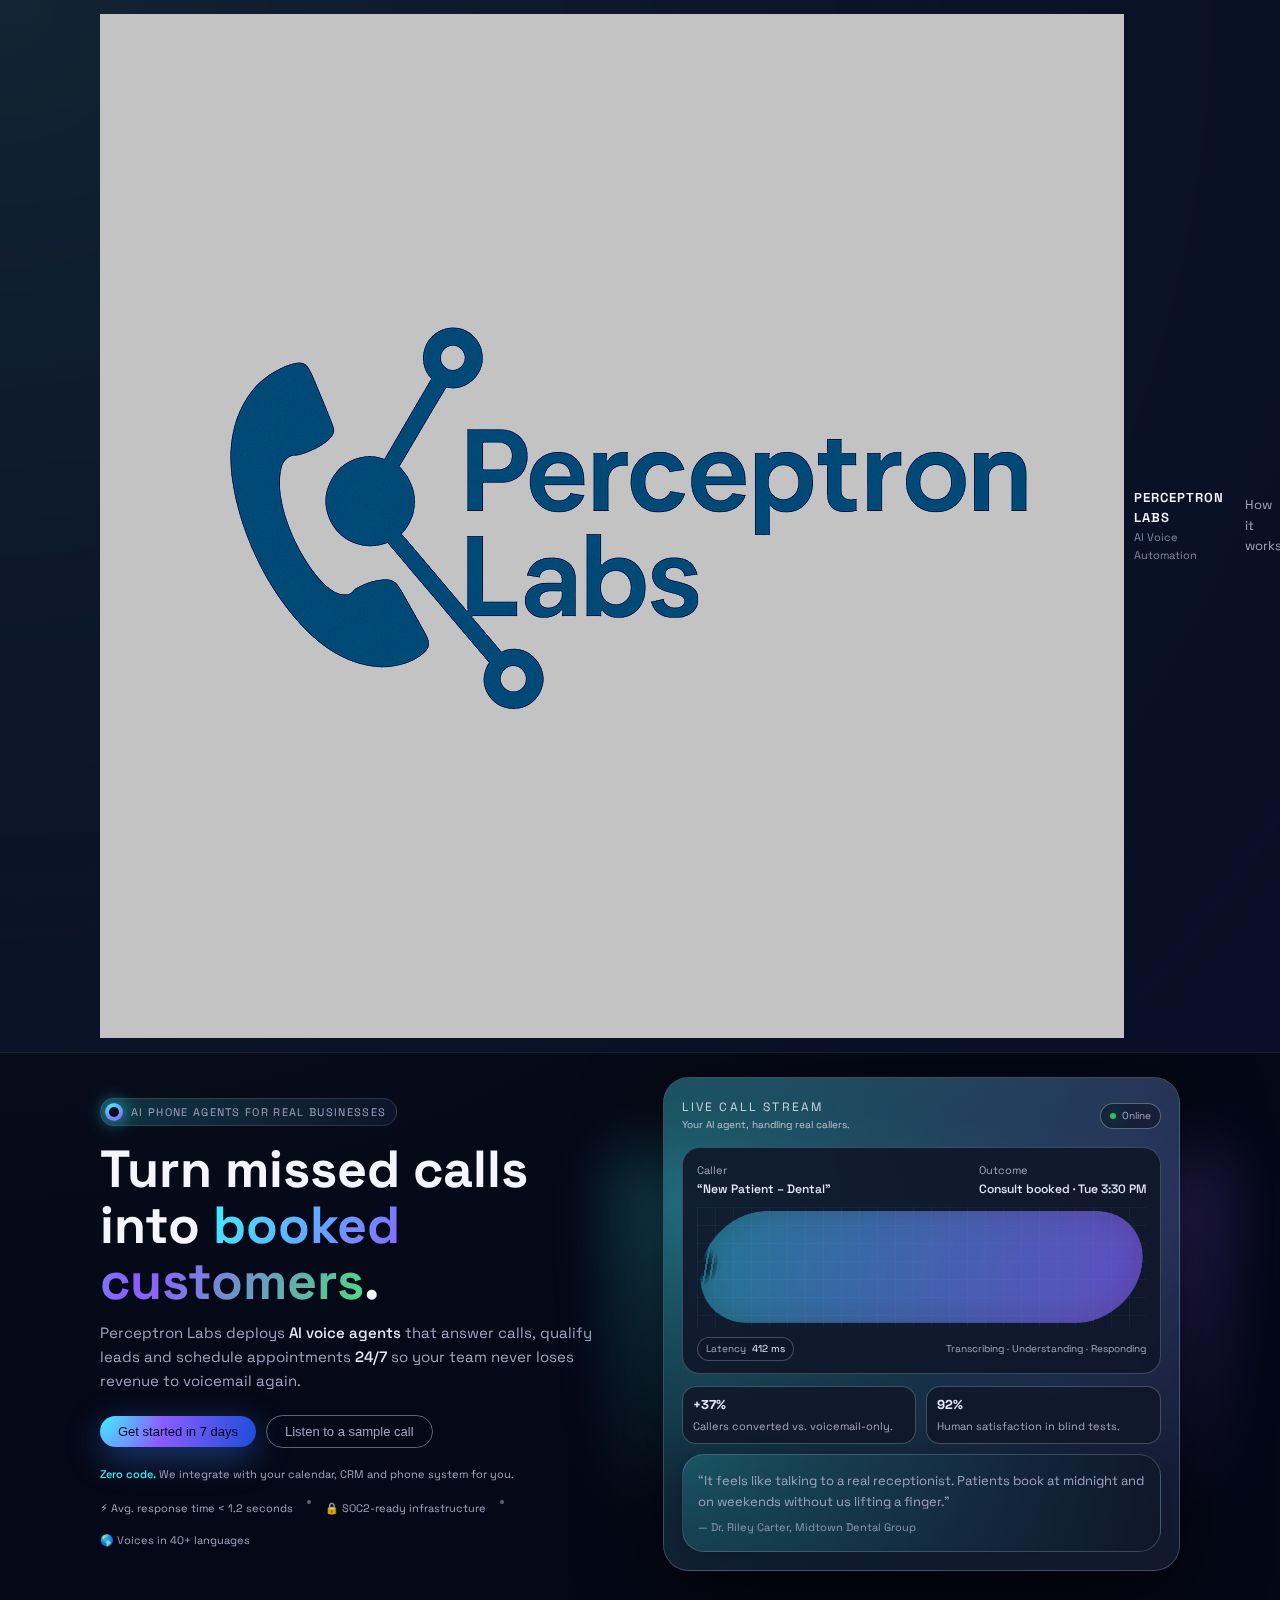
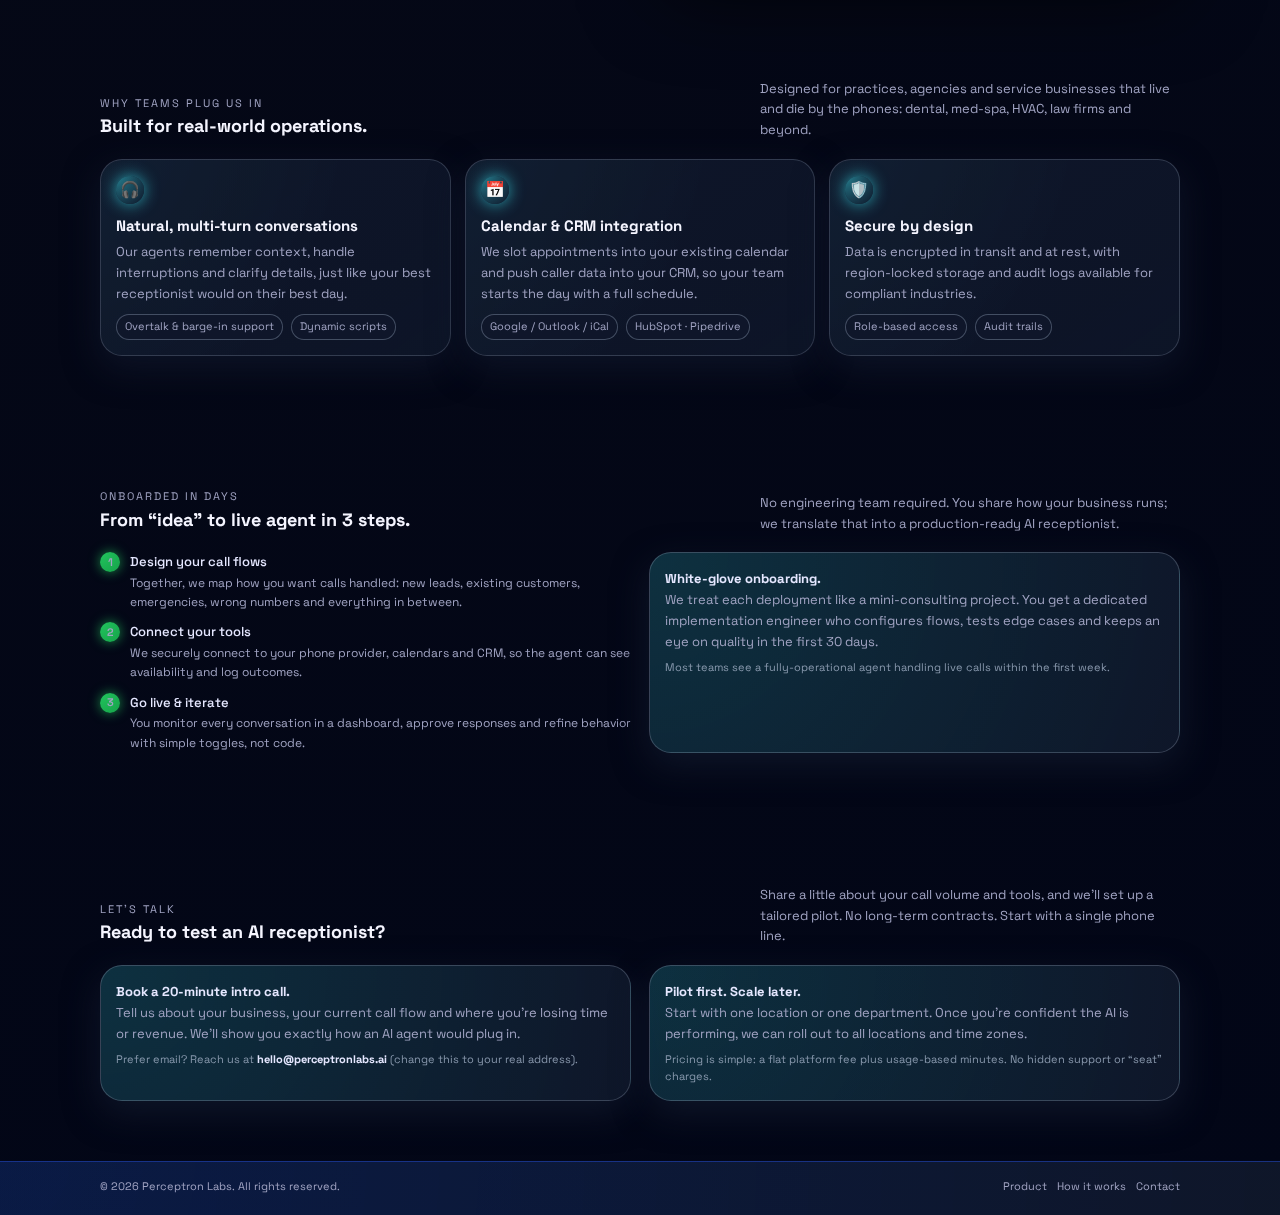
<file: index.html>
<!DOCTYPE html>
<html lang="en">
<head>
  <meta charset="UTF-8" />
  <title>Perceptron Labs – AI Voice Agents</title>
  <meta name="viewport" content="width=device-width, initial-scale=1" />
  <meta name="description" content="Perceptron Labs builds AI phone agents that answer calls, schedule appointments, and qualify leads 24/7." />
  <!-- Optional Google Font -->
  <link href="https://fonts.googleapis.com/css2?family=Space+Grotesk:wght@300;400;500;600;700&display=swap" rel="stylesheet">

  <style>
    :root {
      --bg: #050816;
      --bg-alt: #050b18;
      --accent: #3ef2ff;
      --accent-soft: rgba(62, 242, 255, 0.2);
      --accent-2: #8b5cff;
      --text: #f5f5ff;
      --muted: #a0a3c2;
      --card-bg: rgba(10, 18, 40, 0.85);
      --border-subtle: rgba(255, 255, 255, 0.06);
      --radius-xl: 22px;
      --shadow-soft: 0 24px 80px rgba(0, 0, 0, 0.65);
      --max-width: 1120px;
    }

    * {
      box-sizing: border-box;
      margin: 0;
      padding: 0;
    }

    body {
      font-family: "Space Grotesk", system-ui, -apple-system, BlinkMacSystemFont, "Segoe UI", sans-serif;
      background: radial-gradient(circle at top left, #111827 0, var(--bg) 45%, #020617 100%);
      color: var(--text);
      min-height: 100vh;
      line-height: 1.6;
      display: flex;
      flex-direction: column;
    }

    .noise {
      pointer-events: none;
      position: fixed;
      inset: 0;
      opacity: 0.04;
      mix-blend-mode: soft-light;
      background-image: url("data:image/svg+xml,%3Csvg viewBox='0 0 160 160' xmlns='http://www.w3.org/2000/svg'%3E%3Cfilter id='n'%3E%3CfeTurbulence type='fractalNoise' baseFrequency='0.9' numOctaves='3' stitchTiles='noStitch'/%3E%3C/filter%3E%3Crect width='100%25' height='100%25' filter='url(%23n)' opacity='0.4'/%3E%3C/svg%3E");
      z-index: -1;
    }

    header {
      border-bottom: 1px solid var(--border-subtle);
      backdrop-filter: blur(18px);
      background: radial-gradient(circle at top left, rgba(62, 242, 255, 0.06), rgba(10, 16, 40, 0.94));
      position: sticky;
      top: 0;
      z-index: 20;
    }

    .nav-inner {
      max-width: var(--max-width);
      margin: 0 auto;
      padding: 14px 20px;
      display: flex;
      align-items: center;
      justify-content: space-between;
      gap: 12px;
    }

    .logo {
      display: flex;
      align-items: center;
      gap: 10px;
    }

    .logo-mark {
      width: 32px;
      height: 32px;
      border-radius: 999px;
      background: conic-gradient(from 180deg, var(--accent), var(--accent-2), #22c55e, var(--accent));
      display: flex;
      align-items: center;
      justify-content: center;
      box-shadow: 0 0 28px rgba(62, 242, 255, 0.65);
      position: relative;
      overflow: hidden;
    }

    .logo-mark::after {
      content: "";
      position: absolute;
      inset: 18%;
      border-radius: inherit;
      border: 1px solid rgba(15, 23, 42, 0.85);
      backdrop-filter: blur(6px);
      background: radial-gradient(circle at 20% 0, rgba(15, 23, 42, 0.5), rgba(15, 23, 42, 0.9));
    }

    .logo-mark span {
      font-size: 14px;
      font-weight: 700;
      letter-spacing: 0.05em;
      z-index: 2;
      color: #e5faff;
    }

    .logo-text {
      display: flex;
      flex-direction: column;
    }

    .logo-title {
      font-weight: 600;
      letter-spacing: 0.08em;
      font-size: 13px;
      text-transform: uppercase;
    }

    .logo-subtitle {
      font-size: 11px;
      color: var(--muted);
      opacity: 0.8;
    }

    .nav-cta {
      display: flex;
      gap: 10px;
      align-items: center;
    }

    .nav-link {
      font-size: 13px;
      color: var(--muted);
      text-decoration: none;
      padding: 4px 8px;
      border-radius: 999px;
      border: 1px solid transparent;
      transition: all 0.18s ease-out;
    }

    .nav-link:hover {
      color: var(--text);
      border-color: var(--accent-soft);
      background: rgba(15, 23, 42, 0.6);
    }

    .btn {
      border-radius: 999px;
      border: none;
      padding: 8px 18px;
      font-size: 13px;
      font-weight: 500;
      cursor: pointer;
      display: inline-flex;
      align-items: center;
      gap: 8px;
      white-space: nowrap;
      transition: transform 0.14s ease-out, box-shadow 0.14s ease-out, background 0.14s ease-out;
    }

    .btn-primary {
      background: radial-gradient(circle at 0 0, var(--accent) 0, var(--accent-2) 40%, #1d4ed8 100%);
      color: #020617;
      box-shadow: 0 10px 35px rgba(59, 130, 246, 0.45);
    }

    .btn-primary:hover {
      transform: translateY(-1px) scale(1.01);
      box-shadow: 0 18px 45px rgba(59, 130, 246, 0.6);
    }

    .btn-outline {
      border: 1px solid rgba(148, 163, 184, 0.6);
      color: var(--muted);
      background: transparent;
    }

    .btn-outline:hover {
      border-color: var(--accent-soft);
      background: rgba(15, 23, 42, 0.85);
      color: var(--text);
    }

    main {
      flex: 1;
    }

    .shell {
      max-width: var(--max-width);
      margin: 0 auto;
      padding: 32px 20px 60px;
    }

    /* HERO */

    .hero {
      display: grid;
      grid-template-columns: minmax(0, 3.1fr) minmax(0, 3fr);
      gap: 28px;
      align-items: center;
      padding-block: 24px 36px;
    }

    @media (max-width: 880px) {
      .hero {
        grid-template-columns: minmax(0, 1fr);
      }
    }

    .eyebrow {
      display: inline-flex;
      align-items: center;
      gap: 8px;
      padding: 4px 10px 4px 4px;
      border-radius: 999px;
      background: radial-gradient(circle at 0 0, rgba(62, 242, 255, 0.18), rgba(15, 23, 42, 0.92));
      border: 1px solid rgba(148, 163, 184, 0.2);
      color: var(--muted);
      font-size: 11px;
      letter-spacing: 0.12em;
      text-transform: uppercase;
      margin-bottom: 16px;
    }

    .eyebrow-dot {
      width: 18px;
      height: 18px;
      border-radius: 999px;
      background: radial-gradient(circle at 30% 0, var(--accent), var(--accent-2));
      position: relative;
      box-shadow: 0 0 18px rgba(62, 242, 255, 0.8);
    }

    .eyebrow-dot::after {
      content: "";
      position: absolute;
      inset: 4px;
      border-radius: inherit;
      background: radial-gradient(circle at 30% 0, #0b1120, #020617);
    }

    .hero-title {
      font-size: clamp(2.3rem, 3vw + 1rem, 3.25rem);
      line-height: 1.07;
      margin-bottom: 12px;
    }

    .hero-title span {
      background: linear-gradient(120deg, var(--accent), var(--accent-2), #4ade80);
      -webkit-background-clip: text;
      color: transparent;
    }

    .hero-subtitle {
      font-size: 15px;
      color: var(--muted);
      max-width: 32rem;
      margin-bottom: 22px;
    }

    .hero-subtitle b {
      color: #e5e7ff;
      font-weight: 500;
    }

    .hero-cta-row {
      display: flex;
      flex-wrap: wrap;
      gap: 10px;
      align-items: center;
      margin-bottom: 18px;
    }

    .hero-caption {
      font-size: 11px;
      color: var(--muted);
    }

    .hero-caption strong {
      color: var(--accent);
      font-weight: 500;
    }

    .hero-meta-row {
      display: flex;
      flex-wrap: wrap;
      gap: 14px;
      margin-top: 16px;
      font-size: 11px;
      color: var(--muted);
    }

    .dot-sep {
      width: 4px;
      height: 4px;
      border-radius: 999px;
      background: rgba(148, 163, 184, 0.6);
    }

    .hero-right {
      position: relative;
    }

    .orb {
      position: absolute;
      inset: 16% -8%;
      filter: blur(35px);
      background: radial-gradient(circle at 0 0, rgba(62, 242, 255, 0.5), transparent 55%),
                  radial-gradient(circle at 100% 0, rgba(139, 92, 246, 0.5), transparent 55%);
      opacity: 0.7;
      pointer-events: none;
    }

    .hero-panel {
      position: relative;
      border-radius: calc(var(--radius-xl) + 4px);
      background: radial-gradient(circle at 0 0, rgba(62, 242, 255, 0.21), rgba(15, 23, 42, 0.95));
      border: 1px solid rgba(148, 163, 184, 0.35);
      box-shadow: var(--shadow-soft);
      padding: 20px 18px 18px;
      overflow: hidden;
    }

    .hero-panel::before {
      content: "";
      position: absolute;
      inset: -40%;
      background-image:
        radial-gradient(circle at 20% 0, rgba(62, 242, 255, 0.22), transparent 62%),
        radial-gradient(circle at 86% 10%, rgba(139, 92, 246, 0.26), transparent 60%);
      opacity: 0.8;
      mix-blend-mode: screen;
    }

    .hero-panel-inner {
      position: relative;
      z-index: 1;
    }

    .panel-header {
      display: flex;
      justify-content: space-between;
      align-items: center;
      margin-bottom: 14px;
    }

    .panel-title {
      font-size: 12px;
      text-transform: uppercase;
      letter-spacing: 0.18em;
      color: rgba(226, 232, 240, 0.85);
    }

    .status-pill {
      border-radius: 999px;
      padding: 4px 9px;
      display: inline-flex;
      align-items: center;
      gap: 6px;
      background: rgba(15, 23, 42, 0.7);
      border: 1px solid rgba(148, 163, 184, 0.55);
      font-size: 10px;
      color: var(--muted);
    }

    .status-dot {
      width: 6px;
      height: 6px;
      border-radius: 999px;
      background: #22c55e;
      box-shadow: 0 0 16px rgba(34, 197, 94, 0.9);
    }

    .wave-card {
      border-radius: 18px;
      border: 1px solid rgba(148, 163, 184, 0.35);
      background: radial-gradient(circle at 0 0, rgba(15, 23, 42, 0.9), rgba(15, 23, 42, 0.95));
      padding: 14px 14px 12px;
      margin-bottom: 12px;
      overflow: hidden;
      position: relative;
    }

    .wave-label-row {
      display: flex;
      justify-content: space-between;
      align-items: flex-end;
      margin-bottom: 8px;
      font-size: 11px;
      color: var(--muted);
    }

    .wave-label-row b {
      color: #e5e7ff;
      font-size: 12px;
      font-weight: 500;
    }

    .wave-visual {
      position: relative;
      height: 120px;
      margin-top: 4px;
    }

    .wave-grid {
      position: absolute;
      inset: 0;
      background-image:
        linear-gradient(rgba(148, 163, 184, 0.12) 1px, transparent 1px),
        linear-gradient(90deg, rgba(148, 163, 184, 0.12) 1px, transparent 1px);
      background-size: 18px 18px;
      opacity: 0.55;
    }

    .wave-path {
      position: absolute;
      inset: 4px;
      border-radius: 999px;
      background: linear-gradient(90deg, rgba(62, 242, 255, 0.4), rgba(139, 92, 246, 0.7));
      opacity: 0.85;
      mask-image: radial-gradient(circle at 0 50%, transparent 0, transparent 6px, black 20px),
                  repeating-linear-gradient(90deg, transparent 0 4px, black 4px 6px);
      transform-origin: center;
      transform: skewX(-10deg);
      filter: drop-shadow(0 0 18px rgba(59, 130, 246, 0.8));
    }

    .wave-footer {
      display: flex;
      justify-content: space-between;
      align-items: center;
      margin-top: 10px;
      font-size: 10px;
      color: var(--muted);
    }

    .wave-pill {
      border-radius: 999px;
      padding: 3px 8px;
      display: inline-flex;
      gap: 6px;
      align-items: center;
      border: 1px solid rgba(148, 163, 184, 0.4);
      background: rgba(15, 23, 42, 0.88);
    }

    .wave-pill span:last-child {
      color: #e5e7ff;
    }

    .stat-row {
      display: flex;
      gap: 10px;
      margin-top: 8px;
      margin-bottom: 10px;
      flex-wrap: wrap;
    }

    .stat-chip {
      flex: 1 1 120px;
      border-radius: 14px;
      border: 1px solid rgba(148, 163, 184, 0.4);
      background: rgba(15, 23, 42, 0.9);
      padding: 8px 10px;
      font-size: 11px;
      color: var(--muted);
    }

    .stat-chip b {
      display: block;
      font-size: 13px;
      color: #e5e7ff;
      margin-bottom: 2px;
    }

    .mini-tagline {
      font-size: 10px;
      color: rgba(209, 213, 219, 0.85);
    }

    /* Sections */

    .section {
      margin-top: 40px;
    }

    .section-header {
      display: flex;
      justify-content: space-between;
      align-items: flex-end;
      gap: 14px;
      margin-bottom: 18px;
    }

    .section-title {
      font-size: 18px;
    }

    .section-kicker {
      font-size: 11px;
      color: var(--muted);
      text-transform: uppercase;
      letter-spacing: 0.18em;
    }

    .section-sub {
      font-size: 13px;
      color: var(--muted);
      max-width: 420px;
    }

    .grid-3 {
      display: grid;
      grid-template-columns: repeat(3, minmax(0, 1fr));
      gap: 14px;
    }

    @media (max-width: 880px) {
      .grid-3 {
        grid-template-columns: minmax(0, 1fr);
      }
    }

    .card {
      border-radius: var(--radius-xl);
      border: 1px solid rgba(148, 163, 184, 0.28);
      background: linear-gradient(145deg, rgba(15, 23, 42, 0.95), rgba(15, 23, 42, 0.85));
      padding: 16px 15px 15px;
      box-shadow: 0 12px 35px rgba(15, 23, 42, 0.8);
      position: relative;
      overflow: hidden;
    }

    .card::before {
      content: "";
      position: absolute;
      inset: -30%;
      background: radial-gradient(circle at 0 0, rgba(62, 242, 255, 0.15), transparent 55%);
      opacity: 0.4;
      mix-blend-mode: screen;
    }

    .card-inner {
      position: relative;
      z-index: 1;
    }

    .card-icon {
      width: 28px;
      height: 28px;
      border-radius: 999px;
      background: radial-gradient(circle at 0 0, rgba(62, 242, 255, 0.45), rgba(15, 23, 42, 1));
      display: flex;
      align-items: center;
      justify-content: center;
      margin-bottom: 10px;
      font-size: 16px;
      box-shadow: 0 0 16px rgba(62, 242, 255, 0.65);
    }

    .card-title {
      font-size: 15px;
      margin-bottom: 4px;
    }

    .card-body {
      font-size: 13px;
      color: var(--muted);
    }

    .pill-row {
      display: flex;
      flex-wrap: wrap;
      gap: 8px;
      margin-top: 10px;
    }

    .pill {
      border-radius: 999px;
      border: 1px solid rgba(148, 163, 184, 0.4);
      padding: 3px 8px;
      font-size: 11px;
      color: var(--muted);
      background: rgba(15, 23, 42, 0.92);
    }

    .steps {
      display: grid;
      grid-template-columns: minmax(0, 2.5fr) minmax(0, 2.5fr);
      gap: 18px;
      margin-top: 10px;
    }

    @media (max-width: 880px) {
      .steps {
        grid-template-columns: minmax(0, 1fr);
      }
    }

    .step-list {
      list-style: none;
      display: flex;
      flex-direction: column;
      gap: 10px;
      font-size: 13px;
      color: var(--muted);
    }

    .step {
      display: grid;
      grid-template-columns: auto 1fr;
      gap: 10px;
      align-items: start;
    }

    .step-index {
      width: 20px;
      height: 20px;
      border-radius: 999px;
      background: radial-gradient(circle at 0 0, #22c55e, #16a34a);
      display: flex;
      align-items: center;
      justify-content: center;
      font-size: 11px;
      font-weight: 600;
      box-shadow: 0 0 12px rgba(34, 197, 94, 0.7);
    }

    .step-title {
      color: #e5e7ff;
      font-weight: 500;
      margin-bottom: 1px;
    }

    .step-copy {
      font-size: 12px;
    }

    .mini-panel {
      border-radius: var(--radius-xl);
      border: 1px solid rgba(148, 163, 184, 0.32);
      background: radial-gradient(circle at 0 0, rgba(62, 242, 255, 0.18), rgba(15, 23, 42, 0.96));
      padding: 16px 15px 14px;
      font-size: 13px;
      color: var(--muted);
      box-shadow: 0 12px 35px rgba(15, 23, 42, 0.9);
    }

    .mini-panel b {
      color: #e5e7ff;
    }

    .mini-panel small {
      display: block;
      font-size: 11px;
      color: rgba(148, 163, 184, 0.9);
      margin-top: 6px;
    }

    footer {
      border-top: 1px solid rgba(30, 64, 175, 0.65);
      background: radial-gradient(circle at 0 0, rgba(37, 99, 235, 0.22), rgba(15, 23, 42, 0.98));
      margin-top: auto;
    }

    .footer-inner {
      max-width: var(--max-width);
      margin: 0 auto;
      padding: 16px 20px 20px;
      font-size: 11px;
      color: var(--muted);
      display: flex;
      flex-wrap: wrap;
      gap: 10px;
      justify-content: space-between;
      align-items: center;
    }

    .footer-links {
      display: flex;
      flex-wrap: wrap;
      gap: 10px;
    }

    .footer-link {
      color: var(--muted);
      text-decoration: none;
    }

    .footer-link:hover {
      color: var(--accent);
    }
  </style>
</head>
<body>
  <div class="noise"></div>

  <header>
    <div class="nav-inner">
      <div class="logo">
  <img src="logo.png" alt="Perceptron Labs logo" class="logo-img">
  <div class="logo-text">
    <div class="logo-title">Perceptron Labs</div>
    <div class="logo-subtitle">AI Voice Automation</div>
  </div>
</div>


      <div class="nav-cta">
        <a href="#how" class="nav-link">How it works</a>
        <a href="#features" class="nav-link">Use cases</a>
        <a href="#contact" class="nav-link">Contact</a>
        <button class="btn btn-primary">
          Book a demo
          <span>↗</span>
        </button>
      </div>
    </div>
  </header>

  <main>
    <section class="shell hero">
      <div>
        <div class="eyebrow">
          <div class="eyebrow-dot"></div>
          <span>AI phone agents for real businesses</span>
        </div>

        <h1 class="hero-title">
          Turn missed calls into <span>booked customers</span>.
        </h1>

        <p class="hero-subtitle">
          Perceptron Labs deploys <b>AI voice agents</b> that answer calls,
          qualify leads and schedule appointments <b>24/7</b> so your team never
          loses revenue to voicemail again.
        </p>

        <div class="hero-cta-row">
          <button class="btn btn-primary">
            Get started in 7 days
          </button>
          <button class="btn btn-outline">
            Listen to a sample call
          </button>
        </div>

        <p class="hero-caption">
          <strong>Zero code.</strong> We integrate with your calendar, CRM and
          phone system for you.
        </p>

        <div class="hero-meta-row">
          <span>⚡ Avg. response time &lt; 1.2 seconds</span>
          <span class="dot-sep"></span>
          <span>🔒 SOC2-ready infrastructure</span>
          <span class="dot-sep"></span>
          <span>🌎 Voices in 40+ languages</span>
        </div>
      </div>

      <div class="hero-right">
        <div class="orb"></div>
        <div class="hero-panel">
          <div class="hero-panel-inner">
            <div class="panel-header">
              <div>
                <div class="panel-title">Live call stream</div>
                <div class="mini-tagline">Your AI agent, handling real callers.</div>
              </div>
              <div class="status-pill">
                <span class="status-dot"></span>
                <span>Online</span>
              </div>
            </div>

            <div class="wave-card">
              <div class="wave-label-row">
                <div>
                  <span>Caller</span>
                  <br />
                  <b>“New Patient – Dental”</b>
                </div>
                <div>
                  <span>Outcome</span>
                  <br />
                  <b>Consult booked · Tue 3:30 PM</b>
                </div>
              </div>

              <div class="wave-visual">
                <div class="wave-grid"></div>
                <div class="wave-path"></div>
              </div>

              <div class="wave-footer">
                <div class="wave-pill">
                  <span>Latency</span>
                  <span>412 ms</span>
                </div>
                <span>Transcribing · Understanding · Responding</span>
              </div>
            </div>

            <div class="stat-row">
              <div class="stat-chip">
                <b>+37%</b>
                Callers converted vs. voicemail-only.
              </div>
              <div class="stat-chip">
                <b>92%</b>
                Human satisfaction in blind tests.
              </div>
            </div>

            <p class="mini-panel">
              “It feels like talking to a real receptionist. Patients book at
              midnight and on weekends without us lifting a finger.”
              <br />
              <small>— Dr. Riley Carter, Midtown Dental Group</small>
            </p>
          </div>
        </div>
      </div>
    </section>

    <section class="shell section" id="features">
      <div class="section-header">
        <div>
          <div class="section-kicker">Why teams plug us in</div>
          <h2 class="section-title">Built for real-world operations.</h2>
        </div>
        <p class="section-sub">
          Designed for practices, agencies and service businesses that live and die
          by the phones: dental, med-spa, HVAC, law firms and beyond.
        </p>
      </div>

      <div class="grid-3">
        <article class="card">
          <div class="card-inner">
            <div class="card-icon">🎧</div>
            <h3 class="card-title">Natural, multi-turn conversations</h3>
            <p class="card-body">
              Our agents remember context, handle interruptions and clarify details,
              just like your best receptionist would on their best day.
            </p>
            <div class="pill-row">
              <span class="pill">Overtalk &amp; barge-in support</span>
              <span class="pill">Dynamic scripts</span>
            </div>
          </div>
        </article>

        <article class="card">
          <div class="card-inner">
            <div class="card-icon">📅</div>
            <h3 class="card-title">Calendar &amp; CRM integration</h3>
            <p class="card-body">
              We slot appointments into your existing calendar and push caller
              data into your CRM, so your team starts the day with a full schedule.
            </p>
            <div class="pill-row">
              <span class="pill">Google / Outlook / iCal</span>
              <span class="pill">HubSpot · Pipedrive</span>
            </div>
          </div>
        </article>

        <article class="card">
          <div class="card-inner">
            <div class="card-icon">🛡️</div>
            <h3 class="card-title">Secure by design</h3>
            <p class="card-body">
              Data is encrypted in transit and at rest, with region-locked storage
              and audit logs available for compliant industries.
            </p>
            <div class="pill-row">
              <span class="pill">Role-based access</span>
              <span class="pill">Audit trails</span>
            </div>
          </div>
        </article>
      </div>
    </section>

    <section class="shell section" id="how">
      <div class="section-header">
        <div>
          <div class="section-kicker">Onboarded in days</div>
          <h2 class="section-title">From “idea” to live agent in 3 steps.</h2>
        </div>
        <p class="section-sub">
          No engineering team required. You share how your business runs;
          we translate that into a production-ready AI receptionist.
        </p>
      </div>

      <div class="steps">
        <div>
          <ol class="step-list">
            <li class="step">
              <div class="step-index">1</div>
              <div>
                <div class="step-title">Design your call flows</div>
                <p class="step-copy">
                  Together, we map how you want calls handled: new leads, existing
                  customers, emergencies, wrong numbers and everything in between.
                </p>
              </div>
            </li>
            <li class="step">
              <div class="step-index">2</div>
              <div>
                <div class="step-title">Connect your tools</div>
                <p class="step-copy">
                  We securely connect to your phone provider, calendars and CRM,
                  so the agent can see availability and log outcomes.
                </p>
              </div>
            </li>
            <li class="step">
              <div class="step-index">3</div>
              <div>
                <div class="step-title">Go live &amp; iterate</div>
                <p class="step-copy">
                  You monitor every conversation in a dashboard, approve responses
                  and refine behavior with simple toggles, not code.
                </p>
              </div>
            </li>
          </ol>
        </div>

        <div class="mini-panel">
          <b>White-glove onboarding.</b>
          <p>
            We treat each deployment like a mini-consulting project. You get a
            dedicated implementation engineer who configures flows, tests edge
            cases and keeps an eye on quality in the first 30 days.
          </p>
          <small>
            Most teams see a fully-operational agent handling live calls within
            the first week.
          </small>
        </div>
      </div>
    </section>

    <section class="shell section" id="contact">
      <div class="section-header">
        <div>
          <div class="section-kicker">Let’s talk</div>
          <h2 class="section-title">Ready to test an AI receptionist?</h2>
        </div>
        <p class="section-sub">
          Share a little about your call volume and tools, and we’ll set up a
          tailored pilot. No long-term contracts. Start with a single phone line.
        </p>
      </div>

      <div class="steps">
        <div class="mini-panel">
          <b>Book a 20-minute intro call.</b>
          <p>
            Tell us about your business, your current call flow and where you’re
            losing time or revenue. We’ll show you exactly how an AI agent would
            plug in.
          </p>
          <small>
            Prefer email? Reach us at
            <b>hello@perceptronlabs.ai</b> (change this to your real address).
          </small>
        </div>

        <div class="mini-panel">
          <b>Pilot first. Scale later.</b>
          <p>
            Start with one location or one department. Once you’re confident the
            AI is performing, we can roll out to all locations and time zones.
          </p>
          <small>
            Pricing is simple: a flat platform fee plus usage-based minutes. No
            hidden support or “seat” charges.
          </small>
        </div>
      </div>
    </section>
  </main>

  <footer>
    <div class="footer-inner">
      <div>© <span id="year"></span> Perceptron Labs. All rights reserved.</div>
      <div class="footer-links">
        <a href="#features" class="footer-link">Product</a>
        <a href="#how" class="footer-link">How it works</a>
        <a href="#contact" class="footer-link">Contact</a>
      </div>
    </div>
  </footer>

  <script>
    // Simple: keep footer year up to date
    document.getElementById("year").textContent = new Date().getFullYear();
  </script>
</body>
</html>
</file>
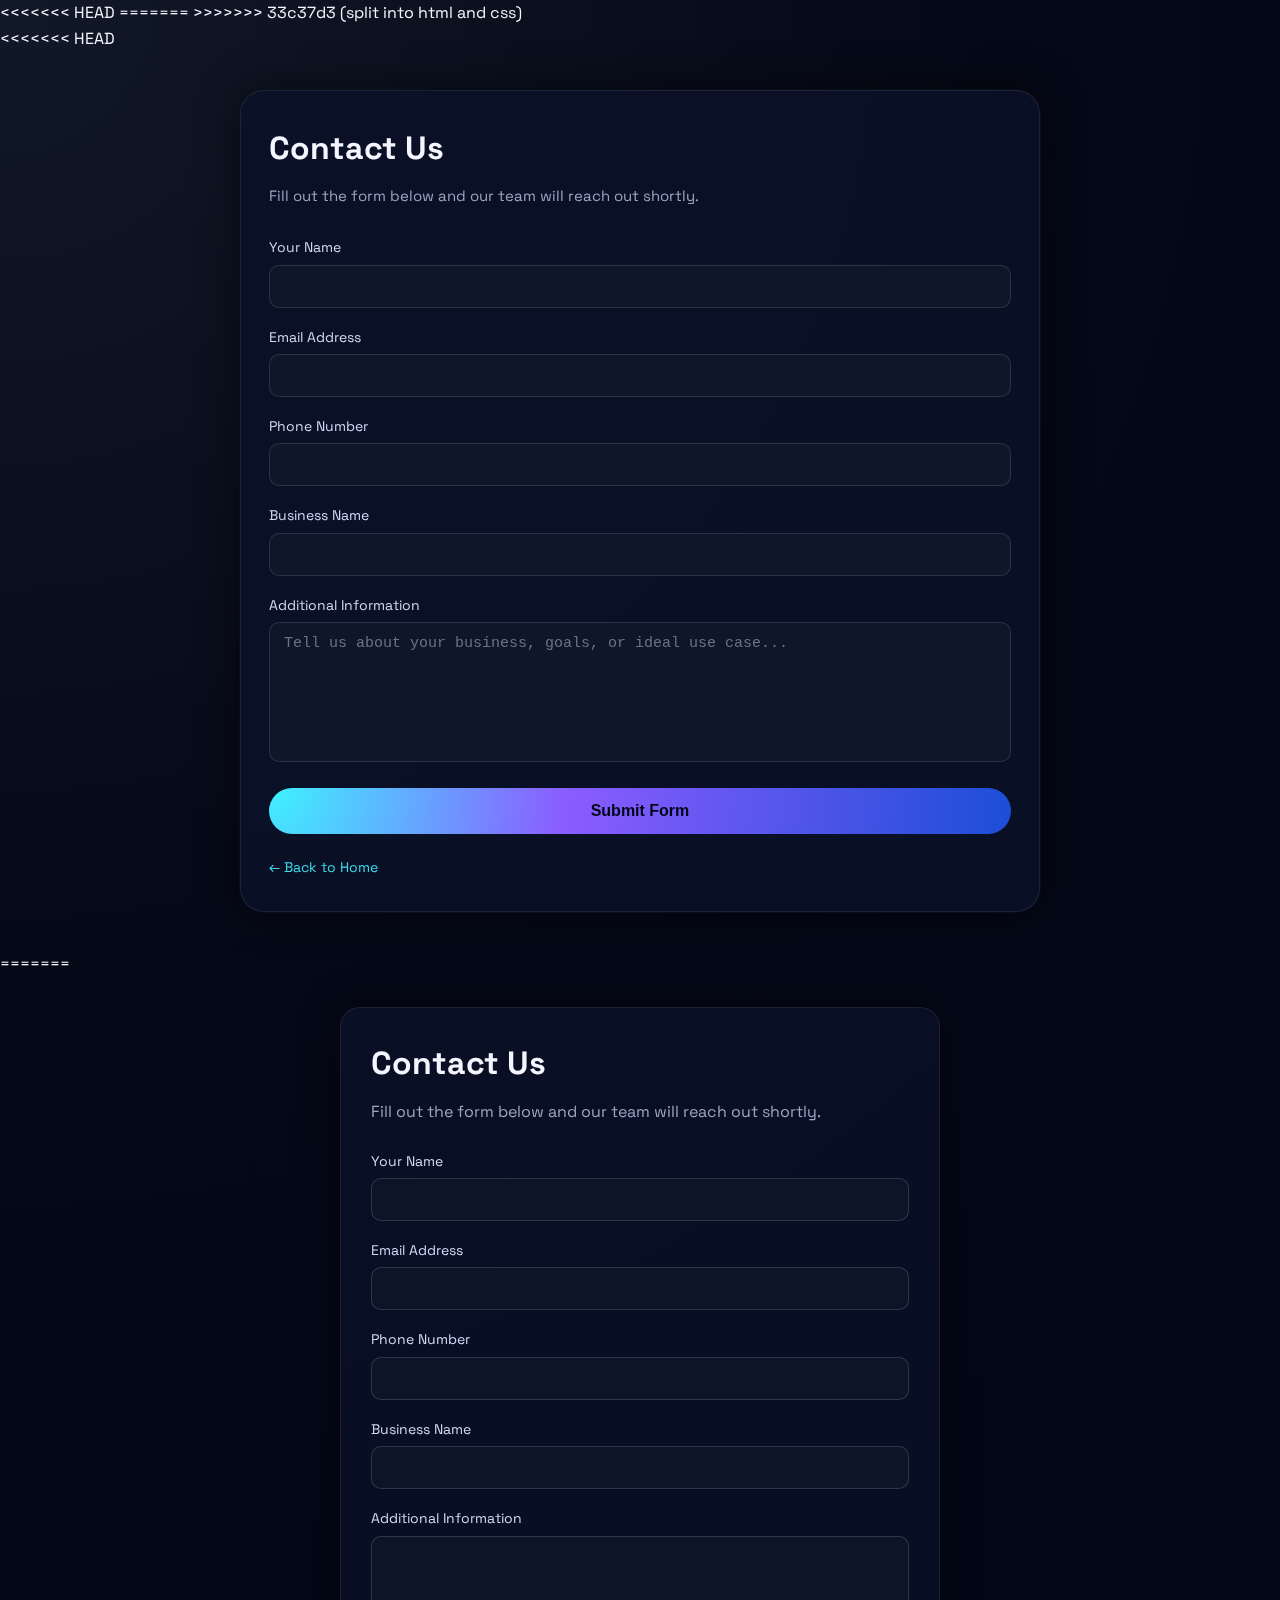
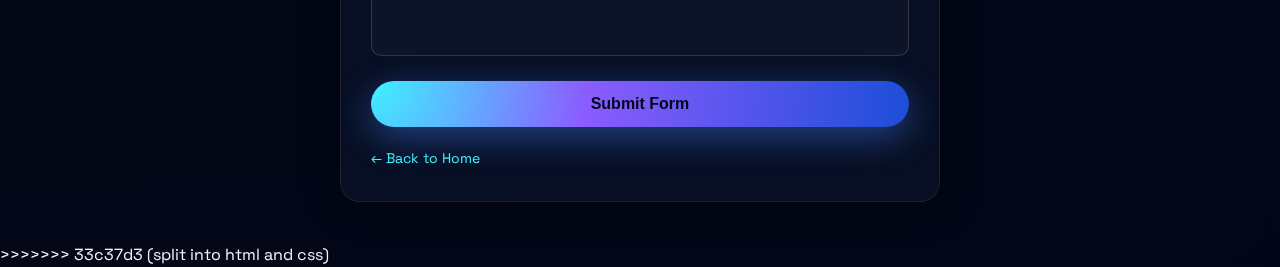
<file: contact.html>
<!DOCTYPE html>
<html lang="en">
<head>
  <meta charset="UTF-8" />
  <title>Contact – Perceptron Labs</title>
  <meta name="viewport" content="width=device-width, initial-scale=1" />

<<<<<<< HEAD
  <style>
    :root {
      --bg: radial-gradient(circle at top left, #111827 0, #050816 45%, #020617 100%);
      --card-bg: rgba(10, 18, 40, 0.85);
      --accent: #3ef2ff;
      --accent-soft: rgba(62, 242, 255, 0.25);
    }

    * {
      box-sizing: border-box;
    }

    body {
      margin: 0;
      font-family: "Space Grotesk", system-ui, -apple-system, BlinkMacSystemFont,
        "Segoe UI", sans-serif;
      background: var(--bg);
      color: #f5f5ff;
    }

    /* Page wrapper keeps everything centered and adds equal side padding */
    .page {
      min-height: 100vh;
      display: flex;
      align-items: center;
      justify-content: center;
      padding: 24px;          /* equal space left & right */
    }

    .container {
      width: min(800px, 100% - 32px); /* responsive & symmetrical */
      margin: 0 auto;
      background: var(--card-bg);
      padding: 32px 28px;
      border-radius: 24px;
      border: 1px solid rgba(255, 255, 255, 0.08);
      box-shadow:
        0 0 40px rgba(0, 0, 0, 0.55),
        0 0 0 1px rgba(15, 23, 42, 0.7);
    }

    h1 {
      margin: 0 0 10px;
      font-size: 32px;
    }

    p.subtitle {
      color: #a0a3c2;
      margin: 0 0 28px;
      font-size: 15px;
    }

    label {
      display: block;
      margin-bottom: 6px;
      color: #d4d7f5;
      font-size: 14px;
    }

    input,
    textarea {
      width: 100%;
      padding: 12px 14px;
      margin-bottom: 18px;
      border-radius: 10px;
      border: 1px solid rgba(255, 255, 255, 0.12);
      background: rgba(15, 23, 42, 0.85);
      color: #f9fafb;
      font-size: 15px;
      outline: none;
      transition: border-color 0.15s ease, box-shadow 0.15s ease,
        background 0.15s ease, transform 0.08s ease;
    }

    input::placeholder,
    textarea::placeholder {
      color: #6b7280;
    }

    input:focus,
    textarea:focus {
      border-color: var(--accent);
      box-shadow: 0 0 0 1px var(--accent-soft), 0 0 30px rgba(56, 189, 248, 0.2);
      background: rgba(15, 23, 42, 0.95);
      transform: translateY(-1px);
    }

    textarea {
      height: 140px;
      resize: none;
    }

    button {
  width: 100%;
  padding: 14px;
  border-radius: 999px;
  border: none;
  background: radial-gradient(circle at 0 0, #3ef2ff 0, #8b5cff 40%, #1d4ed8 100%);
  color: #020617;
  font-size: 16px;
  font-weight: 600;
  cursor: pointer;
  box-shadow: none; /* Remove default glow */
  transition: transform 0.1s ease, box-shadow 0.1s ease, filter 0.1s ease;
}


    button:hover {
  transform: translateY(-1px);
  box-shadow: 0 0px 15px rgba(59, 130, 246, 0.7); /* Glow only on hover */
  filter: brightness(1.03);
}


    button:active {
      transform: translateY(1px);
      box-shadow: 0 8px 25px rgba(59, 130, 246, 0.5);
      filter: brightness(0.98);
    }

    a.back {
      display: inline-flex;
      align-items: center;
      gap: 6px;
      margin-top: 22px;
      color: var(--accent);
      text-decoration: none;
      font-size: 14px;
      opacity: 0.9;
      transition: opacity 0.15s ease, transform 0.1s ease;
    }

    a.back:hover {
      opacity: 1;
      transform: translateX(-2px);
    }

    @media (max-width: 600px) {
      .container {
        padding: 24px 18px;
        border-radius: 18px;
      }

      h1 {
        font-size: 26px;
      }
    }
  </style>
=======
  <!-- Google Font -->
  <link
    href="https://fonts.googleapis.com/css2?family=Space+Grotesk:wght@300;400;500;600;700&display=swap"
    rel="stylesheet"
  />

  <!-- External stylesheet -->
  <link rel="stylesheet" href="styles.css" />
>>>>>>> 33c37d3 (split into html and css)
</head>
<body class="contact-page">
  <div class="noise"></div>

<<<<<<< HEAD
<body>
  <div class="page">
    <div class="container">
      <h1>Contact Us</h1>
      <p class="subtitle">
        Fill out the form below and our team will reach out shortly.
      </p>

      <!-- Replace `your-form-id` with your actual Formspree ID -->
      <form action="https://formspree.io/f/myzrpjdr" method="POST">
        <label for="name">Your Name</label>
        <input id="name" type="text" name="name" autocomplete="name" required />

        <label for="email">Email Address</label>
        <input id="email" type="email" name="email" autocomplete="email" required />

        <label for="phone">Phone Number</label>
        <input id="phone" type="tel" name="phone" autocomplete="tel" />

        <label for="business">Business Name</label>
        <input id="business" type="text" name="business" />

        <label for="details">Additional Information</label>
        <textarea id="details" name="details" placeholder="Tell us about your business, goals, or ideal use case..."></textarea>

        <button type="submit">Submit Form</button>
      </form>

      <a href="index.html" class="back">← Back to Home</a>
    </div>
  </div>
=======
  <main class="contact-main">
    <div class="contact-card">
      <h1>Contact Us</h1>
      <p>Fill out the form below and our team will reach out shortly.</p>

      <form action="https://formspree.io/f/your-form-id" method="POST">
        <label>Your Name</label>
        <input type="text" name="name" required />

        <label>Email Address</label>
        <input type="email" name="email" required />

        <label>Phone Number</label>
        <input type="tel" name="phone" required />

        <label>Business Name</label>
        <input type="text" name="business" />

        <label>Additional Information</label>
        <textarea name="details"></textarea>

        <button type="submit" class="contact-submit">
          Submit Form
        </button>
      </form>

      <a href="index.html" class="contact-back">← Back to Home</a>
    </div>
  </main>
>>>>>>> 33c37d3 (split into html and css)
</body>
</html>
</file>
<file: styles.css>
:root {
  --bg: #050816;
  --bg-alt: #050b18;
  --accent: #3ef2ff;
  --accent-soft: rgba(62, 242, 255, 0.2);
  --accent-2: #8b5cff;
  --text: #f5f5ff;
  --muted: #a0a3c2;
  --card-bg: rgba(10, 18, 40, 0.85);
  --border-subtle: rgba(255, 255, 255, 0.06);
  --radius-xl: 22px;
  --shadow-soft: 0 24px 80px rgba(0, 0, 0, 0.65);
  --max-width: 1120px;
}

* {
  box-sizing: border-box;
  margin: 0;
  padding: 0;
}

body {
  font-family: "Space Grotesk", system-ui, -apple-system, BlinkMacSystemFont,
    "Segoe UI", sans-serif;
  background: radial-gradient(circle at top left, #111827 0, var(--bg) 45%, #020617 100%);
  color: var(--text);
  min-height: 100vh;
  line-height: 1.6;
  display: flex;
  flex-direction: column;
}

/* Shared noise overlay */

.noise {
  pointer-events: none;
  position: fixed;
  inset: 0;
  opacity: 0.04;
  mix-blend-mode: soft-light;
  background-image: url("data:image/svg+xml,%3Csvg viewBox='0 0 160 160' xmlns='http://www.w3.org/2000/svg'%3E%3Cfilter id='n'%3E%3CfeTurbulence type='fractalNoise' baseFrequency='0.9' numOctaves='3' stitchTiles='noStitch'/%3E%3C/filter%3E%3Crect width='100%25' height='100%25' filter='url(%23n)' opacity='0.4'/%3E%3C/svg%3E");
  z-index: -1;
}

/* HEADER / NAV */

header {
  border-bottom: 1px solid var(--border-subtle);
  backdrop-filter: blur(18px);
  background: radial-gradient(
    circle at top left,
    rgba(62, 242, 255, 0.06),
    rgba(10, 16, 40, 0.94)
  );
  position: sticky;
  top: 0;
  z-index: 20;
}

.nav-inner {
  max-width: var(--max-width);
  margin: 0 auto;
  padding: 14px 20px;
  display: flex;
  align-items: center;
  justify-content: space-between;
  gap: 12px;
}

.logo {
  display: flex;
  align-items: center;
  gap: 10px;
}

.logo-mark {
  width: 32px;
  height: 32px;
  border-radius: 999px;
  background: conic-gradient(
    from 180deg,
    var(--accent),
    var(--accent-2),
    #22c55e,
    var(--accent)
  );
  display: flex;
  align-items: center;
  justify-content: center;
  box-shadow: 0 0 28px rgba(62, 242, 255, 0.65);
  position: relative;
  overflow: hidden;
}

.logo-mark::after {
  content: "";
  position: absolute;
  inset: 18%;
  border-radius: inherit;
  border: 1px solid rgba(15, 23, 42, 0.85);
  backdrop-filter: blur(6px);
  background: radial-gradient(
    circle at 20% 0,
    rgba(15, 23, 42, 0.5),
    rgba(15, 23, 42, 0.9)
  );
}

.logo-mark span {
  font-size: 14px;
  font-weight: 700;
  letter-spacing: 0.05em;
  z-index: 2;
  color: #e5faff;
}

.logo-text {
  display: flex;
  flex-direction: column;
}

.logo-title {
  font-weight: 600;
  letter-spacing: 0.08em;
  font-size: 13px;
  text-transform: uppercase;
}

.logo-subtitle {
  font-size: 11px;
  color: var(--muted);
  opacity: 0.8;
}

.nav-cta {
  display: flex;
  gap: 10px;
  align-items: center;
}

.nav-link {
  font-size: 13px;
  color: var(--muted);
  text-decoration: none;
  padding: 4px 8px;
  border-radius: 999px;
  border: 1px solid transparent;
  transition: all 0.18s ease-out;
}

.nav-link:hover {
  color: var(--text);
  border-color: var(--accent-soft);
  background: rgba(15, 23, 42, 0.6);
}

/* BUTTONS */

.btn {
  border-radius: 999px;
  border: none;
  padding: 8px 18px;
  font-size: 13px;
  font-weight: 500;
  cursor: pointer;
  display: inline-flex;
  align-items: center;
  gap: 8px;
  white-space: nowrap;
  transition: transform 0.14s ease-out,
    box-shadow 0.14s ease-out,
    background 0.14s ease-out;
}

.btn-primary {
  background: radial-gradient(
    circle at 0 0,
    var(--accent) 0,
    var(--accent-2) 40%,
    #1d4ed8 100%
  );
  color: #020617;
  box-shadow: none;
}

.btn-primary:hover {
  transform: translateY(-1px) scale(1.01);
  box-shadow: 0 0px 15px rgba(59, 130, 246, 0.6);
}

.btn-outline {
  border: 1px solid rgba(148, 163, 184, 0.6);
  color: var(--muted);
  background: transparent;
}

.btn-outline:hover {
  border-color: var(--accent-soft);
  background: rgba(15, 23, 42, 0.85);
  color: var(--text);
}

/* MAIN LAYOUT */

main {
  flex: 1;
}

.shell {
  max-width: var(--max-width);
  margin: 0 auto;
  padding: 32px 20px 60px;
}

/* HERO */

.hero {
  display: grid;
  grid-template-columns: minmax(0, 3.1fr) minmax(0, 3fr);
  gap: 28px;
  align-items: center;
  padding-block: 56px 80px;          /* more vertical padding */
  min-height: calc(100vh - 72px);    /* fill almost one screen below the header */
}

@media (max-width: 880px) {
  .hero {
    grid-template-columns: minmax(0, 1fr);
    padding-block: 32px 48px;   /* slightly smaller on tablets/phones */
    min-height: auto;           /* let content determine height on small screens */
  }

  .section {
    margin-top: 64px;           /* still some space, but not huge */
  }
}


.eyebrow {
  display: inline-flex;
  align-items: center;
  gap: 8px;
  padding: 4px 10px 4px 4px;
  border-radius: 999px;
  background: radial-gradient(
    circle at 0 0,
    rgba(62, 242, 255, 0.18),
    rgba(15, 23, 42, 0.92)
  );
  border: 1px solid rgba(148, 163, 184, 0.2);
  color: var(--muted);
  font-size: 11px;
  letter-spacing: 0.12em;
  text-transform: uppercase;
  margin-bottom: 16px;
}

.eyebrow-dot {
  width: 18px;
  height: 18px;
  border-radius: 999px;
  background: radial-gradient(circle at 30% 0, var(--accent), var(--accent-2));
  position: relative;
  box-shadow: 0 0 18px rgba(62, 242, 255, 0.8);
}

.eyebrow-dot::after {
  content: "";
  position: absolute;
  inset: 4px;
  border-radius: inherit;
  background: radial-gradient(circle at 30% 0, #0b1120, #020617);
}

.hero-title {
  font-size: clamp(2.3rem, 3vw + 1rem, 3.25rem);
  line-height: 1.07;
  margin-bottom: 12px;
}

.hero-title span {
  background: linear-gradient(120deg, var(--accent), var(--accent-2), #4ade80);
  -webkit-background-clip: text;
  color: transparent;
}

.hero-subtitle {
  font-size: 15px;
  color: var(--muted);
  max-width: 32rem;
  margin-bottom: 22px;
}

.hero-subtitle b {
  color: #e5e7ff;
  font-weight: 500;
}

.hero-cta-row {
  display: flex;
  flex-wrap: wrap;
  gap: 10px;
  align-items: center;
  margin-bottom: 18px;
}

.hero-caption {
  font-size: 11px;
  color: var(--muted);
}

.hero-caption strong {
  color: var(--accent);
  font-weight: 500;
}

.hero-meta-row {
  display: flex;
  flex-wrap: wrap;
  gap: 14px;
  margin-top: 16px;
  font-size: 11px;
  color: var(--muted);
}

.dot-sep {
  width: 4px;
  height: 4px;
  border-radius: 999px;
  background: rgba(148, 163, 184, 0.6);
}

.hero-right {
  position: relative;
}

.orb {
  position: absolute;
  inset: 16% -8%;
  filter: blur(35px);
  background: radial-gradient(
      circle at 0 0,
      rgba(62, 242, 255, 0.5),
      transparent 55%
    ),
    radial-gradient(circle at 100% 0, rgba(139, 92, 246, 0.5), transparent 55%);
  opacity: 0.7;
  pointer-events: none;
}

.hero-panel {
  position: relative;
  border-radius: calc(var(--radius-xl) + 4px);
  background: radial-gradient(
    circle at 0 0,
    rgba(62, 242, 255, 0.21),
    rgba(15, 23, 42, 0.95)
  );
  border: 1px solid rgba(148, 163, 184, 0.35);
  box-shadow: var(--shadow-soft);
  padding: 20px 18px 18px;
  overflow: hidden;
}

.hero-panel::before {
  content: "";
  position: absolute;
  inset: -40%;
  background-image: radial-gradient(
      circle at 20% 0,
      rgba(62, 242, 255, 0.22),
      transparent 62%
    ),
    radial-gradient(
      circle at 86% 10%,
      rgba(139, 92, 246, 0.26),
      transparent 60%
    );
  opacity: 0.8;
  mix-blend-mode: screen;
}

.hero-panel-inner {
  position: relative;
  z-index: 1;
}

.panel-header {
  display: flex;
  justify-content: space-between;
  align-items: center;
  margin-bottom: 14px;
}

.panel-title {
  font-size: 12px;
  text-transform: uppercase;
  letter-spacing: 0.18em;
  color: rgba(226, 232, 240, 0.85);
}

.status-pill {
  border-radius: 999px;
  padding: 4px 9px;
  display: inline-flex;
  align-items: center;
  gap: 6px;
  background: rgba(15, 23, 42, 0.7);
  border: 1px solid rgba(148, 163, 184, 0.55);
  font-size: 10px;
  color: var(--muted);
}

.status-dot {
  width: 6px;
  height: 6px;
  border-radius: 999px;
  background: #22c55e;
  box-shadow: 0 0 16px rgba(34, 197, 94, 0.9);
}

.wave-card {
  border-radius: 18px;
  border: 1px solid rgba(148, 163, 184, 0.35);
  background: radial-gradient(
    circle at 0 0,
    rgba(15, 23, 42, 0.9),
    rgba(15, 23, 42, 0.95)
  );
  padding: 14px 14px 12px;
  margin-bottom: 12px;
  overflow: hidden;
  position: relative;
}

.wave-label-row {
  display: flex;
  justify-content: space-between;
  align-items: flex-end;
  margin-bottom: 8px;
  font-size: 11px;
  color: var(--muted);
}

.wave-label-row b {
  color: #e5e7ff;
  font-size: 12px;
  font-weight: 500;
}

.wave-visual {
  position: relative;
  height: 120px;
  margin-top: 4px;
}

.wave-grid {
  position: absolute;
  inset: 0;
  background-image:
    linear-gradient(rgba(148, 163, 184, 0.12) 1px, transparent 1px),
    linear-gradient(90deg, rgba(148, 163, 184, 0.12) 1px, transparent 1px);
  background-size: 18px 18px;
  opacity: 0.55;
}

.wave-path {
  position: absolute;
  inset: 4px;
  border-radius: 999px;
  background: linear-gradient(
    90deg,
    rgba(62, 242, 255, 0.4),
    rgba(139, 92, 246, 0.7)
  );
  opacity: 0.85;
  mask-image: radial-gradient(
      circle at 0 50%,
      transparent 0,
      transparent 6px,
      black 20px
    ),
    repeating-linear-gradient(90deg, transparent 0 4px, black 4px 6px);
  transform-origin: center;
  transform: skewX(-10deg);
  filter: drop-shadow(0 0 18px rgba(59, 130, 246, 0.8));
}

.wave-footer {
  display: flex;
  justify-content: space-between;
  align-items: center;
  margin-top: 10px;
  font-size: 10px;
  color: var(--muted);
}

.wave-pill {
  border-radius: 999px;
  padding: 3px 8px;
  display: inline-flex;
  gap: 6px;
  align-items: center;
  border: 1px solid rgba(148, 163, 184, 0.4);
  background: rgba(15, 23, 42, 0.88);
}

.wave-pill span:last-child {
  color: #e5e7ff;
}

.stat-row {
  display: flex;
  gap: 10px;
  margin-top: 8px;
  margin-bottom: 10px;
  flex-wrap: wrap;
}

.stat-chip {
  flex: 1 1 120px;
  border-radius: 14px;
  border: 1px solid rgba(148, 163, 184, 0.4);
  background: rgba(15, 23, 42, 0.9);
  padding: 8px 10px;
  font-size: 11px;
  color: var(--muted);
}

.stat-chip b {
  display: block;
  font-size: 13px;
  color: #e5e7ff;
  margin-bottom: 2px;
}

.mini-tagline {
  font-size: 10px;
  color: rgba(209, 213, 219, 0.85);
}

/* SECTIONS */

.section {
  margin-top: 120px;
}

.section-header {
  display: flex;
  justify-content: space-between;
  align-items: flex-end;
  gap: 14px;
  margin-bottom: 18px;
}

.section-title {
  font-size: 18px;
}

.section-kicker {
  font-size: 11px;
  color: var(--muted);
  text-transform: uppercase;
  letter-spacing: 0.18em;
}

.section-sub {
  font-size: 13px;
  color: var(--muted);
  max-width: 420px;
}

.grid-3 {
  display: grid;
  grid-template-columns: repeat(3, minmax(0, 1fr));
  gap: 14px;
}

@media (max-width: 880px) {
  .grid-3 {
    grid-template-columns: minmax(0, 1fr);
  }
}

/* CARDS */

.card {
  border-radius: var(--radius-xl);
  border: 1px solid rgba(148, 163, 184, 0.28);
  background: linear-gradient(
    145deg,
    rgba(15, 23, 42, 0.95),
    rgba(15, 23, 42, 0.85)
  );
  padding: 16px 15px 15px;
  box-shadow: 0 12px 35px rgba(15, 23, 42, 0.8);
  position: relative;
  overflow: hidden;
}

.card::before {
  content: "";
  position: absolute;
  inset: -30%;
  background: radial-gradient(
    circle at 0 0,
    rgba(62, 242, 255, 0.15),
    transparent 55%
  );
  opacity: 0.4;
  mix-blend-mode: screen;
}

.card-inner {
  position: relative;
  z-index: 1;
}

.card-icon {
  width: 28px;
  height: 28px;
  border-radius: 999px;
  background: radial-gradient(
    circle at 0 0,
    rgba(62, 242, 255, 0.45),
    rgba(15, 23, 42, 1)
  );
  display: flex;
  align-items: center;
  justify-content: center;
  margin-bottom: 10px;
  font-size: 16px;
  box-shadow: 0 0 16px rgba(62, 242, 255, 0.65);
}

.card-title {
  font-size: 15px;
  margin-bottom: 4px;
}

.card-body {
  font-size: 13px;
  color: var(--muted);
}

.pill-row {
  display: flex;
  flex-wrap: wrap;
  gap: 8px;
  margin-top: 10px;
}

.pill {
  border-radius: 999px;
  border: 1px solid rgba(148, 163, 184, 0.4);
  padding: 3px 8px;
  font-size: 11px;
  color: var(--muted);
  background: rgba(15, 23, 42, 0.92);
}

/* STEPS */

.steps {
  display: grid;
  grid-template-columns: minmax(0, 2.5fr) minmax(0, 2.5fr);
  gap: 18px;
  margin-top: 10px;
}

@media (max-width: 880px) {
  .steps {
    grid-template-columns: minmax(0, 1fr);
  }
}

.step-list {
  list-style: none;
  display: flex;
  flex-direction: column;
  gap: 10px;
  font-size: 13px;
  color: var(--muted);
}

.step {
  display: grid;
  grid-template-columns: auto 1fr;
  gap: 10px;
  align-items: start;
}

.step-index {
  width: 20px;
  height: 20px;
  border-radius: 999px;
  background: radial-gradient(circle at 0 0, #22c55e, #16a34a);
  display: flex;
  align-items: center;
  justify-content: center;
  font-size: 11px;
  font-weight: 600;
  box-shadow: 0 0 12px rgba(34, 197, 94, 0.7);
}

.step-title {
  color: #e5e7ff;
  font-weight: 500;
  margin-bottom: 1px;
}

.step-copy {
  font-size: 12px;
}

/* MINI PANEL */

.mini-panel {
  border-radius: var(--radius-xl);
  border: 1px solid rgba(148, 163, 184, 0.32);
  background: radial-gradient(
    circle at 0 0,
    rgba(62, 242, 255, 0.18),
    rgba(15, 23, 42, 0.96)
  );
  padding: 16px 15px 14px;
  font-size: 13px;
  color: var(--muted);
  box-shadow: 0 12px 35px rgba(15, 23, 42, 0.9);
}

.mini-panel b {
  color: #e5e7ff;
}

.mini-panel small {
  display: block;
  font-size: 11px;
  color: rgba(148, 163, 184, 0.9);
  margin-top: 6px;
}

/* FOOTER */

footer {
  border-top: 1px solid rgba(30, 64, 175, 0.65);
  background: radial-gradient(
    circle at 0 0,
    rgba(37, 99, 235, 0.22),
    rgba(15, 23, 42, 0.98)
  );
  margin-top: auto;
}

.footer-inner {
  max-width: var(--max-width);
  margin: 0 auto;
  padding: 16px 20px 20px;
  font-size: 11px;
  color: var(--muted);
  display: flex;
  flex-wrap: wrap;
  gap: 10px;
  justify-content: space-between;
  align-items: center;
}

.footer-links {
  display: flex;
  flex-wrap: wrap;
  gap: 10px;
}

.footer-link {
  color: var(--muted);
  text-decoration: none;
}

.footer-link:hover {
  color: var(--accent);
}

/* MOBILE OPTIMIZATIONS */

@media (max-width: 640px) {
  body {
    line-height: 1.5;
  }

  .shell {
    padding: 20px 16px 36px;
  }

  .nav-inner {
    flex-direction: column;
    align-items: flex-start;
    gap: 8px;
    padding: 10px 14px;
  }

  .nav-cta {
    width: 100%;
    display: flex;
    flex-wrap: wrap;
    gap: 8px;
    justify-content: flex-start;
  }

  .nav-link {
    font-size: 12px;
    padding: 4px 10px;
  }

  .btn {
    width: 100%;
    justify-content: center;
    padding: 9px 14px;
    font-size: 13px;
  }

  .hero {
    padding-block: 18px 28px;
  }

  .hero-title {
    font-size: 2rem;
  }

  .hero-subtitle {
    font-size: 14px;
    max-width: none;
  }

  .hero-cta-row {
    flex-direction: column;
    align-items: stretch;
    gap: 8px;
  }

  .hero-caption {
    font-size: 11px;
  }

  .hero-meta-row {
    flex-direction: column;
    align-items: flex-start;
    gap: 6px;
  }

  .hero-panel {
    margin-top: 10px;
  }

  .section-header {
    flex-direction: column;
    align-items: flex-start;
    gap: 10px;
  }

  .section-sub {
    max-width: none;
    font-size: 13px;
  }

  .card,
  .mini-panel {
    padding: 14px 13px;
  }

  .footer-inner {
    flex-direction: column;
    align-items: flex-start;
    gap: 6px;
  }
}

/* CONTACT PAGE STYLES */

.contact-main {
  flex: 1;
  padding: 30px 20px 40px;
}

.contact-card {
  max-width: 600px;
  margin: 0 auto;
  background: rgba(10, 18, 40, 0.8);
  padding: 30px;
  border-radius: 20px;
  border: 1px solid rgba(255, 255, 255, 0.08);
  box-shadow: 0 0 40px rgba(0, 0, 0, 0.4);
}

.contact-card h1 {
  margin-bottom: 10px;
}

.contact-card p {
  color: var(--muted);
  margin-bottom: 25px;
}

.contact-card label {
  display: block;
  margin-bottom: 6px;
  color: #d4d7f5;
  font-size: 14px;
}

.contact-card input,
.contact-card textarea {
  width: 100%;
  padding: 12px;
  margin-bottom: 18px;
  border-radius: 10px;
  border: 1px solid rgba(255, 255, 255, 0.15);
  background: rgba(15, 23, 42, 0.7);
  color: white;
  font-size: 15px;
}

.contact-card textarea {
  height: 120px;
  resize: none;
}

.contact-submit {
  width: 100%;
  padding: 14px;
  border-radius: 999px;
  border: none;
  background: radial-gradient(
    circle at 0 0,
    #3ef2ff 0,
    #8b5cff 40%,
    #1d4ed8 100%
  );
  color: #020617;
  font-size: 16px;
  font-weight: 600;
  cursor: pointer;
  box-shadow: 0 10px 35px rgba(59, 130, 246, 0.45);
}

.contact-submit:hover {
  transform: translateY(-1px);
  box-shadow: 0 18px 45px rgba(59, 130, 246, 0.6);
}

.contact-back {
  display: inline-block;
  margin-top: 20px;
  color: var(--accent);
  text-decoration: none;
  font-size: 14px;
}
</file>
